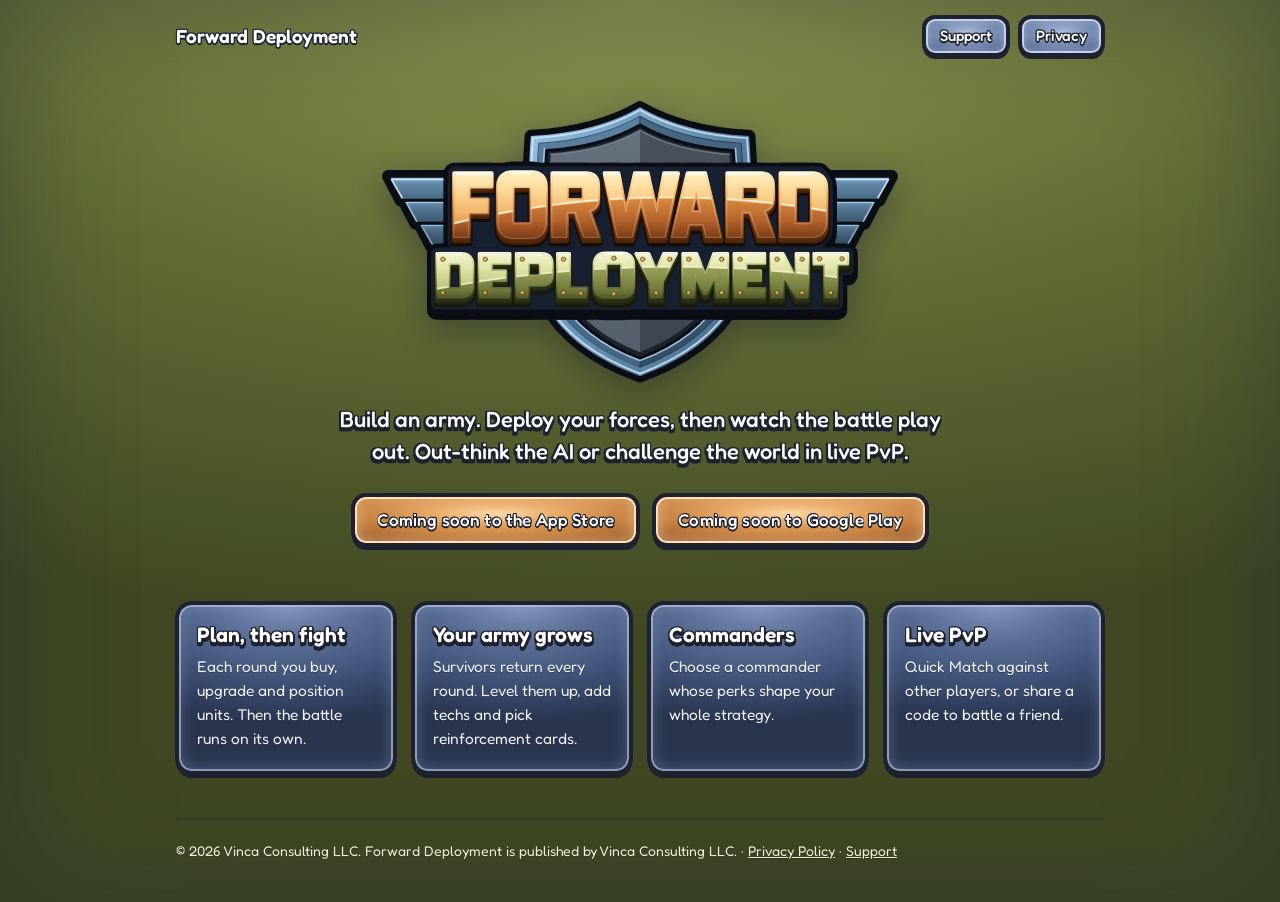
<file: index.html>
<!doctype html>
<html lang="en">
<head>
<meta charset="utf-8">
<meta name="viewport" content="width=device-width,initial-scale=1">
<title>Forward Deployment</title>
<meta name="description" content="Forward Deployment: build an army, deploy your forces, then watch the battle play out. Out-think the AI or challenge the world in live PvP. Coming to iPhone and Android.">
<link rel="icon" href="img/icon.png">
<link rel="preconnect" href="https://fonts.googleapis.com">
<link href="https://fonts.googleapis.com/css2?family=Fredoka:wght@400;500;600;700&display=swap" rel="stylesheet">
<link rel="stylesheet" href="style.css?v=6">
</head>
<body>
<div class="wrap">
  <header class="top">
    <a class="brand" href="./">Forward Deployment</a>
    <nav><a class="gl f-slate" href="support.html">Support</a><a class="gl f-slate" href="privacy.html">Privacy</a></nav>
  </header>

  <section class="hero">
    <img class="logo" src="img/logo.svg" alt="Forward Deployment">
    <p>Build an army. Deploy your forces, then watch the battle play out. Out-think the AI or challenge the world in live PvP.</p>
    <div class="badges">
      <span class="badge gl f-bronze">Coming soon to the App Store</span>
      <span class="badge gl f-bronze">Coming soon to Google Play</span>
    </div>
  </section>


  <section class="features">
    <div class="gl f-slatedeep"><h3>Plan, then fight</h3><p>Each round you buy, upgrade and position units. Then the battle runs on its own.</p></div>
    <div class="gl f-slatedeep"><h3>Your army grows</h3><p>Survivors return every round. Level them up, add techs and pick reinforcement cards.</p></div>
    <div class="gl f-slatedeep"><h3>Commanders</h3><p>Choose a commander whose perks shape your whole strategy.</p></div>
    <div class="gl f-slatedeep"><h3>Live PvP</h3><p>Quick Match against other players, or share a code to battle a friend.</p></div>
  </section>

  <footer>
    © 2026 Vinca Consulting LLC. Forward Deployment is published by Vinca Consulting LLC.
    · <a href="privacy.html">Privacy Policy</a> · <a href="support.html">Support</a>
  </footer>
</div>
</body>
</html>
</file>
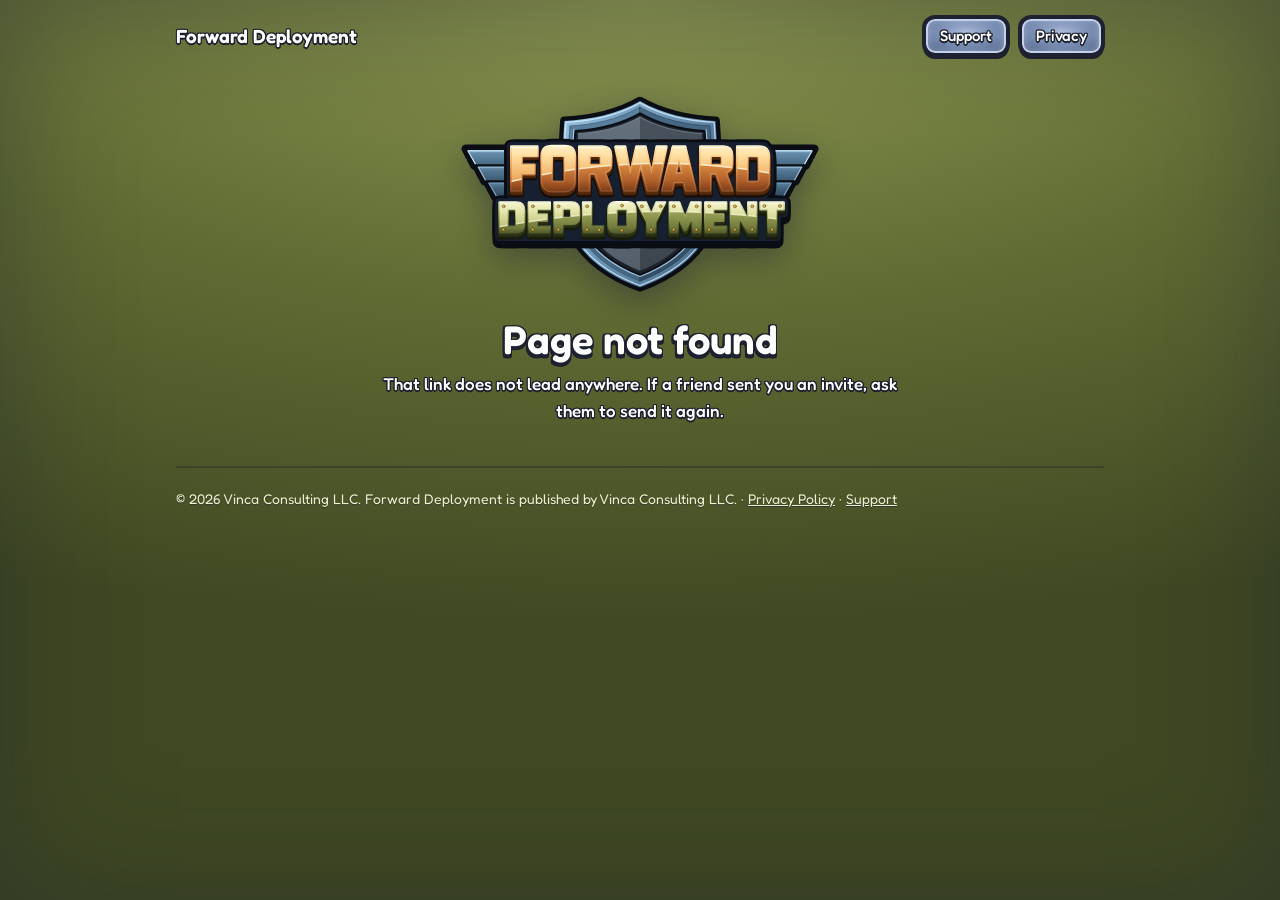
<file: i/index.html>
<!doctype html>
<html lang="en">
<head>
<meta charset="utf-8">
<meta name="viewport" content="width=device-width,initial-scale=1">
<meta name="robots" content="noindex">
<title>You have been challenged · Forward Deployment</title>
<link rel="icon" href="/img/icon.png">
<link href="https://fonts.googleapis.com/css2?family=Fredoka:wght@400;500;600;700&display=swap" rel="stylesheet">
<link rel="stylesheet" href="/style.css?v=6">
</head>
<body>
<div class="wrap">
  <header class="top">
    <a class="brand" href="/">Forward Deployment</a>
    <nav><a class="gl f-slate" href="/support.html">Support</a><a class="gl f-slate" href="/privacy.html">Privacy</a></nav>
  </header>
  <main class="invite">
    <img class="logo" src="/img/logo.svg" alt="Forward Deployment">
    <h1 id="who">A friend challenged you</h1>
    <p id="sub">Join the match in Forward Deployment, the toy-army auto battler. Get the game, then open this invite.</p>
    <div id="actions">
      <div class="badges">
        <!-- TODO: set APP_STORE_URL / PLAY_STORE_URL at the top of /i/invite.js; until then the buttons only copy the invite link -->
        <a id="ios" class="badge gl f-bronze" href="#" data-todo="TODO: App Store URL">Download on the App Store</a>
        <a id="android" class="badge gl f-bronze" href="#" data-todo="TODO: Google Play URL">Get it on Google Play</a>
      </div>
      <a id="open" class="badge gl f-gold open" href="/">Open in the app</a>
      <button id="copy" class="copylink" type="button">Copy invite link</button>
      <p id="copied" class="copied" role="status" hidden></p>
      <p class="muted small">Invite <span id="code"></span></p>
    </div>
  </main>
  <footer>
    © 2026 Vinca Consulting LLC. Forward Deployment is published by Vinca Consulting LLC.
    · <a href="/privacy.html">Privacy Policy</a> · <a href="/support.html">Support</a>
  </footer>
</div>
<script src="/i/invite.js?v=2"></script>
</body>
</html>
</file>
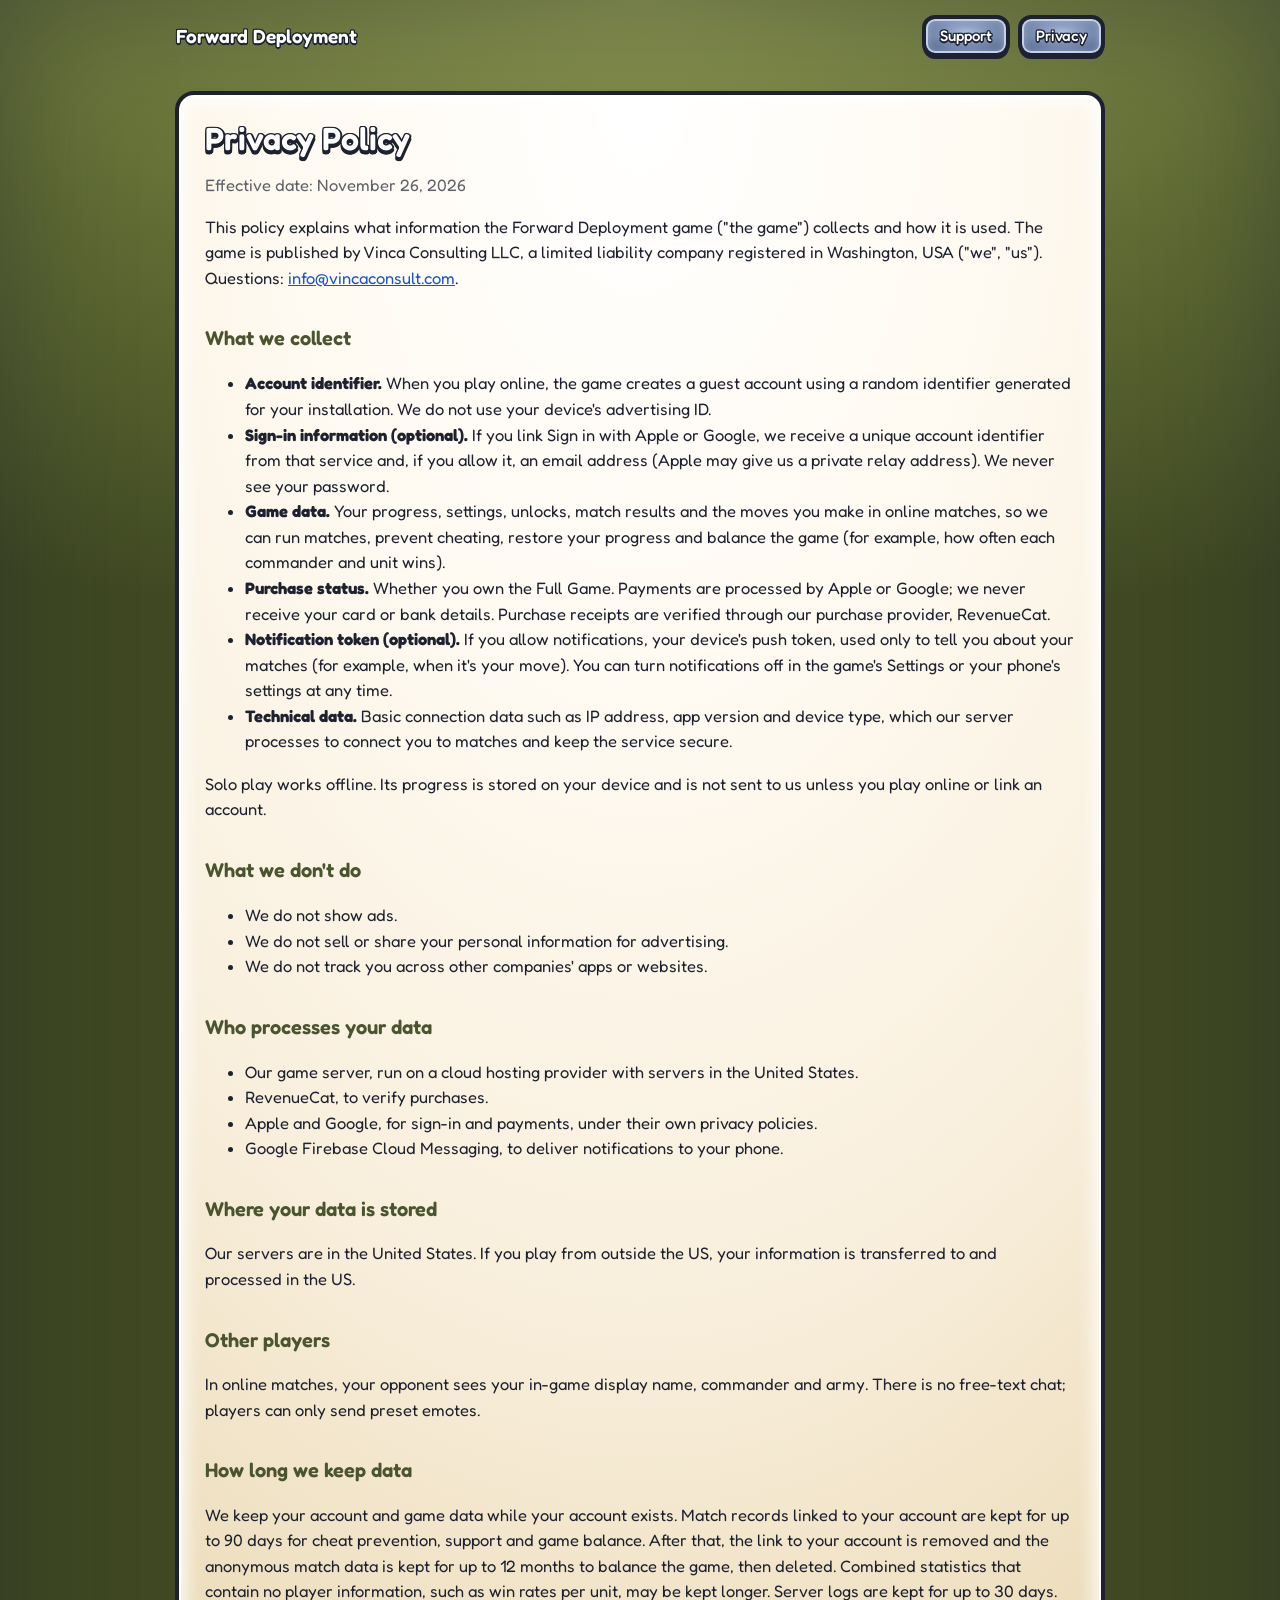
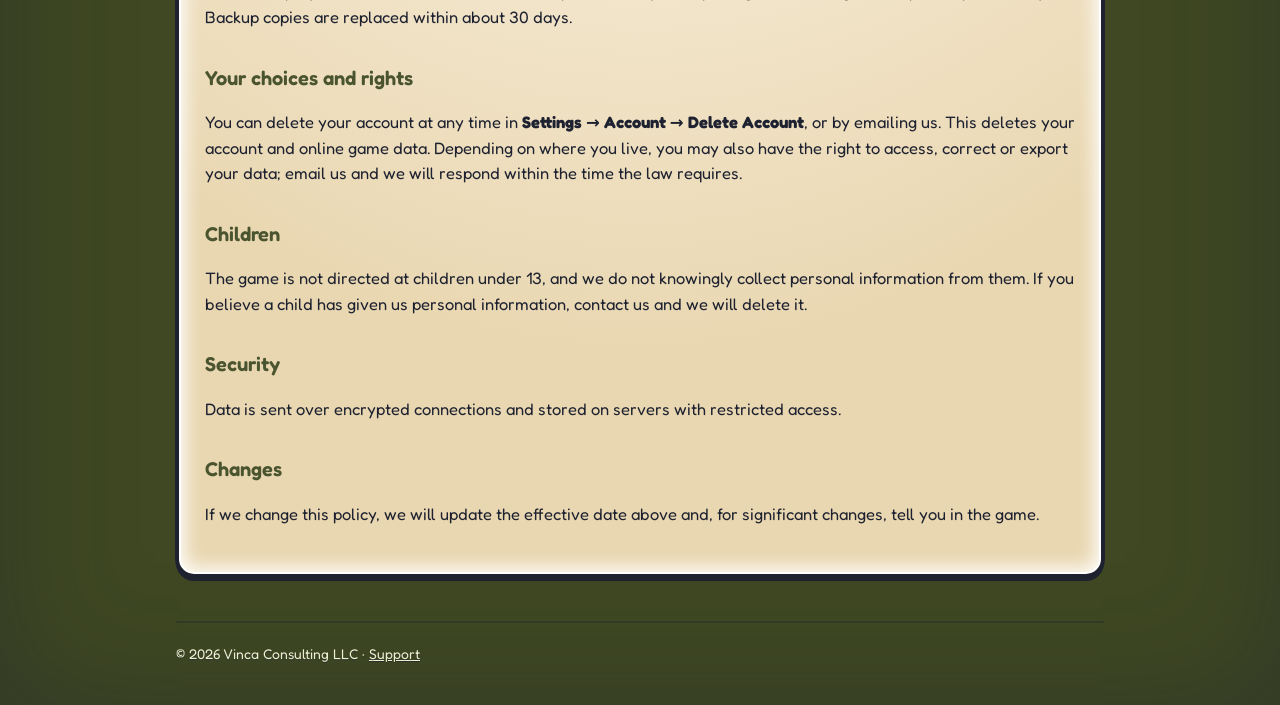
<file: privacy.html>
<!doctype html>
<html lang="en">
<head>
<meta charset="utf-8">
<meta name="viewport" content="width=device-width,initial-scale=1">
<title>Privacy Policy · Forward Deployment</title>
<link rel="icon" href="img/icon.png">
<link href="https://fonts.googleapis.com/css2?family=Fredoka:wght@400;500;600;700&display=swap" rel="stylesheet">
<link rel="stylesheet" href="style.css?v=6">
</head>
<body>
<div class="wrap">
  <header class="top">
    <a class="brand" href="./">Forward Deployment</a>
    <nav><a class="gl f-slate" href="support.html">Support</a><a class="gl f-slate" href="privacy.html">Privacy</a></nav>
  </header>
  <main class="doc gl f-cream">
    <h1>Privacy Policy</h1>
    <p class="muted">Effective date: November 26, 2026</p>

    <p>This policy explains what information the Forward Deployment game ("the game") collects and how it is used. The game is published by Vinca Consulting LLC, a limited liability company registered in Washington, USA ("we", "us"). Questions: <a href="mailto:info@vincaconsult.com">info@vincaconsult.com</a>.</p>

    <h2>What we collect</h2>
    <ul>
      <li><strong>Account identifier.</strong> When you play online, the game creates a guest account using a random identifier generated for your installation. We do not use your device's advertising ID.</li>
      <li><strong>Sign-in information (optional).</strong> If you link Sign in with Apple or Google, we receive a unique account identifier from that service and, if you allow it, an email address (Apple may give us a private relay address). We never see your password.</li>
      <li><strong>Game data.</strong> Your progress, settings, unlocks, match results and the moves you make in online matches, so we can run matches, prevent cheating, restore your progress and balance the game (for example, how often each commander and unit wins).</li>
      <li><strong>Purchase status.</strong> Whether you own the Full Game. Payments are processed by Apple or Google; we never receive your card or bank details. Purchase receipts are verified through our purchase provider, RevenueCat.</li>
      <li><strong>Notification token (optional).</strong> If you allow notifications, your device's push token, used only to tell you about your matches (for example, when it's your move). You can turn notifications off in the game's Settings or your phone's settings at any time.</li>
      <li><strong>Technical data.</strong> Basic connection data such as IP address, app version and device type, which our server processes to connect you to matches and keep the service secure.</li>
    </ul>
    <p>Solo play works offline. Its progress is stored on your device and is not sent to us unless you play online or link an account.</p>

    <h2>What we don't do</h2>
    <ul>
      <li>We do not show ads.</li>
      <li>We do not sell or share your personal information for advertising.</li>
      <li>We do not track you across other companies' apps or websites.</li>
    </ul>

    <h2>Who processes your data</h2>
    <ul>
      <li>Our game server, run on a cloud hosting provider with servers in the United States.</li>
      <li>RevenueCat, to verify purchases.</li>
      <li>Apple and Google, for sign-in and payments, under their own privacy policies.</li>
      <li>Google Firebase Cloud Messaging, to deliver notifications to your phone.</li>
    </ul>

    <h2>Where your data is stored</h2>
    <p>Our servers are in the United States. If you play from outside the US, your information is transferred to and processed in the US.</p>

    <h2>Other players</h2>
    <p>In online matches, your opponent sees your in-game display name, commander and army. There is no free-text chat; players can only send preset emotes.</p>

    <h2>How long we keep data</h2>
    <p>We keep your account and game data while your account exists. Match records linked to your account are kept for up to 90 days for cheat prevention, support and game balance. After that, the link to your account is removed and the anonymous match data is kept for up to 12 months to balance the game, then deleted. Combined statistics that contain no player information, such as win rates per unit, may be kept longer. Server logs are kept for up to 30 days. Backup copies are replaced within about 30 days.</p>

    <h2>Your choices and rights</h2>
    <p>You can delete your account at any time in <strong>Settings → Account → Delete Account</strong>, or by emailing us. This deletes your account and online game data. Depending on where you live, you may also have the right to access, correct or export your data; email us and we will respond within the time the law requires.</p>

    <h2>Children</h2>
    <p>The game is not directed at children under 13, and we do not knowingly collect personal information from them. If you believe a child has given us personal information, contact us and we will delete it.</p>

    <h2>Security</h2>
    <p>Data is sent over encrypted connections and stored on servers with restricted access.</p>

    <h2>Changes</h2>
    <p>If we change this policy, we will update the effective date above and, for significant changes, tell you in the game.</p>
  </main>
  <footer>© 2026 Vinca Consulting LLC · <a href="support.html">Support</a></footer>
</div>
</body>
</html>
</file>
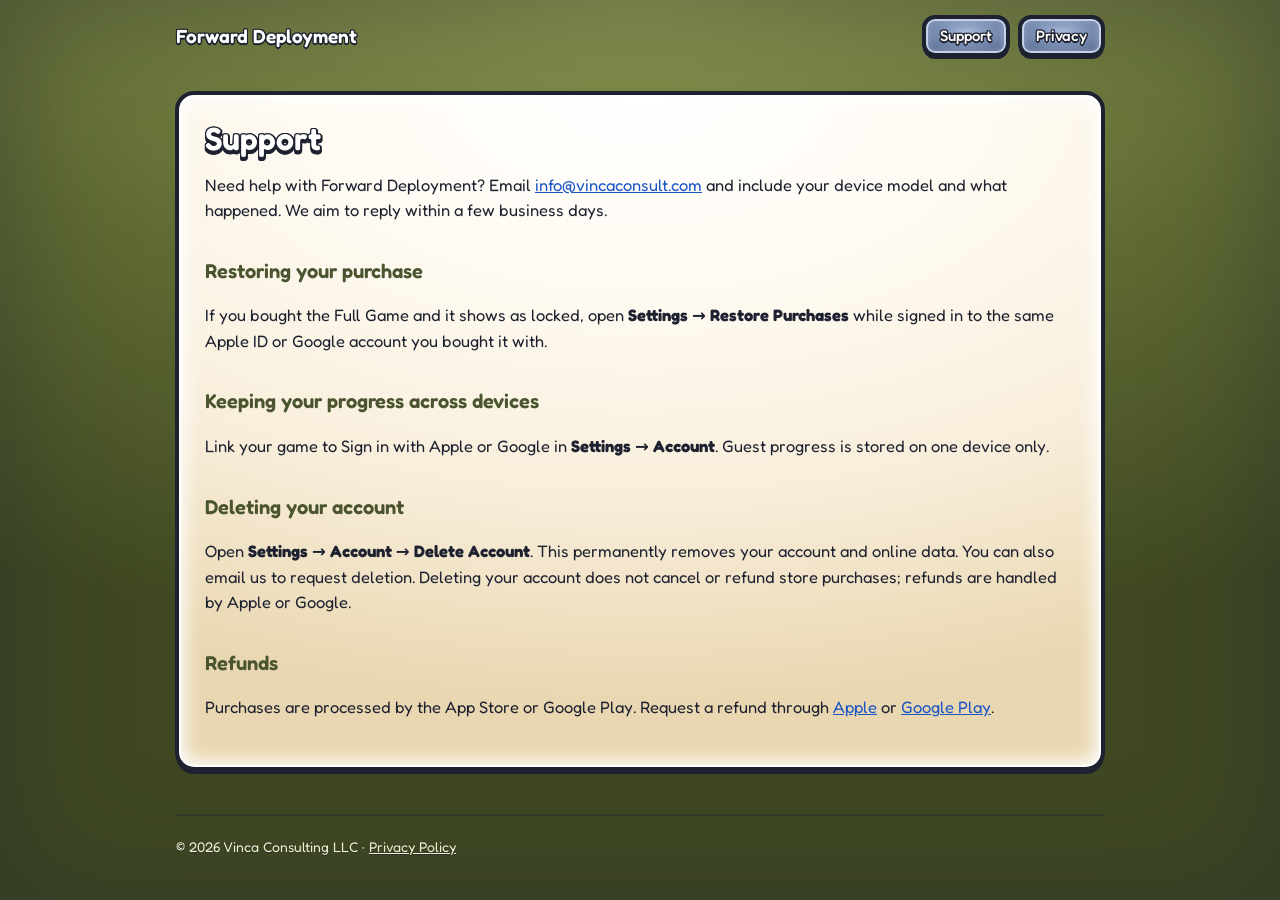
<file: support.html>
<!doctype html>
<html lang="en">
<head>
<meta charset="utf-8">
<meta name="viewport" content="width=device-width,initial-scale=1">
<title>Support · Forward Deployment</title>
<link rel="icon" href="img/icon.png">
<link href="https://fonts.googleapis.com/css2?family=Fredoka:wght@400;500;600;700&display=swap" rel="stylesheet">
<link rel="stylesheet" href="style.css?v=6">
</head>
<body>
<div class="wrap">
  <header class="top">
    <a class="brand" href="./">Forward Deployment</a>
    <nav><a class="gl f-slate" href="support.html">Support</a><a class="gl f-slate" href="privacy.html">Privacy</a></nav>
  </header>
  <main class="doc gl f-cream">
    <h1>Support</h1>
    <p>Need help with Forward Deployment? Email <a href="mailto:info@vincaconsult.com">info@vincaconsult.com</a> and include your device model and what happened. We aim to reply within a few business days.</p>

    <h2>Restoring your purchase</h2>
    <p>If you bought the Full Game and it shows as locked, open <strong>Settings → Restore Purchases</strong> while signed in to the same Apple ID or Google account you bought it with.</p>

    <h2>Keeping your progress across devices</h2>
    <p>Link your game to Sign in with Apple or Google in <strong>Settings → Account</strong>. Guest progress is stored on one device only.</p>

    <h2>Deleting your account</h2>
    <p>Open <strong>Settings → Account → Delete Account</strong>. This permanently removes your account and online data. You can also email us to request deletion. Deleting your account does not cancel or refund store purchases; refunds are handled by Apple or Google.</p>

    <h2>Refunds</h2>
    <p>Purchases are processed by the App Store or Google Play. Request a refund through <a href="https://reportaproblem.apple.com">Apple</a> or <a href="https://support.google.com/googleplay/answer/2479637">Google Play</a>.</p>
  </main>
  <footer>© 2026 Vinca Consulting LLC · <a href="privacy.html">Privacy Policy</a></footer>
</div>
</body>
</html>
</file>
<file: style.css>
/* Forward Deployment site: the game's "Field olive" look (unit tray / main menu / R&D) with the glow recipe from src/ui/glow.css:
   ink border + hard lip, radial spotlight fill, pale inner rim, soft inner glow; white text with an even ink outline + drop. */
:root{
  --ink:#1e2230;
  --olt:1.5px 0 0 var(--ink),1.06px 1.06px 0 var(--ink),0 1.5px 0 var(--ink),-1.06px 1.06px 0 var(--ink),-1.5px 0 0 var(--ink),-1.06px -1.06px 0 var(--ink),0 -1.5px 0 var(--ink),1.06px -1.06px 0 var(--ink),1.5px 2.5px 0 var(--ink),1.06px 3.56px 0 var(--ink),0 4px 0 var(--ink),-1.06px 3.56px 0 var(--ink),-1.5px 2.5px 0 var(--ink);
  --olt-sm:.9px 0 0 var(--ink),.64px .64px 0 var(--ink),0 .9px 0 var(--ink),-.64px .64px 0 var(--ink),-.9px 0 0 var(--ink),-.64px -.64px 0 var(--ink),0 -.9px 0 var(--ink),.64px -.64px 0 var(--ink),.9px 1.4px 0 var(--ink),0 2.3px 0 var(--ink),-.9px 1.4px 0 var(--ink);
}
*{box-sizing:border-box}
html{background:#3f4822}
body{margin:0;min-height:100vh;color:#fff;font:500 17px/1.55 "Fredoka","Baloo 2",ui-rounded,system-ui,-apple-system,"Segoe UI",Roboto,sans-serif;
  background:radial-gradient(120% 70% at 50% 0%,#8a9550 0%,#5f6a33 50%,#3f4822 100%) fixed;
  box-shadow:inset 0 0 120px 10px rgba(30,34,48,.35)}
a{color:#ffe680}
.wrap{max-width:960px;margin:0 auto;padding:0 16px}

/* glow families */
.f-olive{--c0:#a3ad66;--c1:#8a9550;--c2:#5f6a33;--c3:#3f4822;--rim:rgba(247,246,216,.55);--in:rgba(230,232,170,.25)}
.f-slate{--c0:#b0c0dc;--c1:#8b9fc2;--c2:#6c80a6;--c3:#4a5c80;--rim:#c3d1ea;--in:rgba(200,214,240,.55)}
.f-slatedeep{--c0:#7f93b8;--c1:#5d7198;--c2:#3f5176;--c3:#29354f;--rim:rgba(195,209,234,.6);--in:rgba(150,172,214,.28)}
.f-bronze{--c0:#ffd9a8;--c1:#e8a964;--c2:#c27a3a;--c3:#8a4f1e;--rim:#ffe2bd;--in:rgba(255,215,170,.55)}
.f-gold{--c0:#fffbe2;--c1:#ffe680;--c2:#ffc93c;--c3:#e39812;--rim:#fff6c6;--in:rgba(255,246,200,.9)}
.f-cream{--c0:#fff;--c1:#fffbf3;--c2:#f8eedb;--c3:#e9d7b1;--rim:#fff;--in:rgba(255,255,255,.95)}
/* recipe */
.gl{border:3px solid var(--ink);
  background:radial-gradient(var(--sh,72% 66% at 50% 40%),var(--c0) 0%,var(--c1) 30%,var(--c2) 66%,var(--c3) 100%);
  box-shadow:var(--lip,0 4px 0 var(--ink)),inset 0 0 0 var(--rw,2px) var(--rim),inset 0 0 var(--gb,14px) var(--gs,4px) var(--in);
  outline:2px solid var(--ink);outline-offset:-1.75px}

/* header */
header.top{display:flex;align-items:center;justify-content:space-between;gap:12px;padding:16px 0}
header.top a.brand{color:#fff;text-decoration:none;font-weight:600;font-size:19px;text-shadow:var(--olt-sm)}
nav{display:flex;gap:10px}
nav a{display:inline-flex;align-items:center;min-height:40px;padding:0 14px;border-radius:12px;color:#fff;text-decoration:none;font-weight:500;font-size:15px;text-shadow:var(--olt-sm);--lip:0 3px 0 var(--ink);--gb:8px;--gs:2px}
nav a:hover{filter:brightness(1.08)}

/* hero */
.hero{text-align:center;padding:28px 0 20px}
.hero img.logo{width:min(520px,92%);height:auto;filter:drop-shadow(0 10px 16px rgba(30,34,48,.45))}
.hero p{font-size:clamp(18px,2.6vw,22px);font-weight:500;line-height:1.45;max-width:640px;margin:14px auto 26px;color:#fff;text-shadow:var(--olt)}
.badges{display:flex;gap:14px;justify-content:center;flex-wrap:wrap}
.badge{display:inline-flex;align-items:center;min-height:52px;padding:0 22px;border-radius:14px;color:#fff;font-weight:500;font-size:17px;letter-spacing:.01em;text-decoration:none;text-shadow:var(--olt-sm);--sh:78% 72% at 50% 36%}

/* feature tiles */
.features{display:grid;grid-template-columns:repeat(auto-fit,minmax(200px,1fr));gap:16px;margin:36px 0 44px}
.features div{border-radius:16px;padding:18px 18px 20px;--sh:110% 70% at 50% 0%}
.features h3{margin:0 0 8px;font-size:21px;font-weight:600;line-height:1.15;color:#fff;text-shadow:var(--olt)}
.features p{margin:0;font-size:15.5px;font-weight:400;color:#eef2fa;text-shadow:0 1px 0 rgba(30,34,48,.6)}

/* document pages (privacy / support): a cream glow panel so long text stays easy to read */
.doc{border-radius:18px;padding:26px 26px 30px;margin:20px 0 44px;color:var(--ink);--sh:120% 90% at 50% 0%;--gb:18px;--gs:6px}
.doc h1{margin:0 0 6px;font-size:32px;font-weight:600;line-height:1.1;color:#fff;text-shadow:var(--olt)}
.doc h2{font-size:20px;font-weight:600;margin:1.6em 0 .4em;color:#4a5530}
.doc p,.doc li{font-weight:400;font-size:16.5px}
.doc a{color:#1b55c6}
.muted{opacity:.7}

/* invite landing (/i/<code>, 404.html) */
.invite{text-align:center;padding:24px 0 32px}
.invite img.logo{width:min(360px,80%);height:auto;filter:drop-shadow(0 10px 16px rgba(30,34,48,.45))}
.invite h1{margin:18px 0 6px;font-size:clamp(28px,6vw,40px);font-weight:600;line-height:1.1;color:#fff;text-shadow:var(--olt)}
.invite>p,.invite #actions>p{max-width:520px;margin:10px auto;font-weight:500;color:#fff;text-shadow:var(--olt-sm)}
.invite .badges{margin:22px 0 14px}
.invite .open{display:inline-flex;min-height:56px;padding:0 30px;border-radius:14px;color:var(--ink);font-weight:600;font-size:19px;text-decoration:none;text-shadow:none}
.invite .copylink{display:block;margin:16px auto 0;background:none;border:0;color:#ffe680;font:inherit;text-decoration:underline;cursor:pointer;min-height:44px}
.invite .copied{font-size:15px}
.invite .small{font-size:13px;margin-top:18px}
.invite a[data-todo]{filter:saturate(.6)}

footer{border-top:2px solid rgba(30,34,48,.35);padding:20px 0 40px;color:#eef0cf;font-size:14px;font-weight:400;text-shadow:0 1px 0 rgba(30,34,48,.6)}
footer a{color:#eef0cf}

@media (max-width:520px){
  header.top{flex-wrap:wrap}
  .badge{width:100%;justify-content:center}
  .doc{padding:20px 18px 24px}
}
</file>
